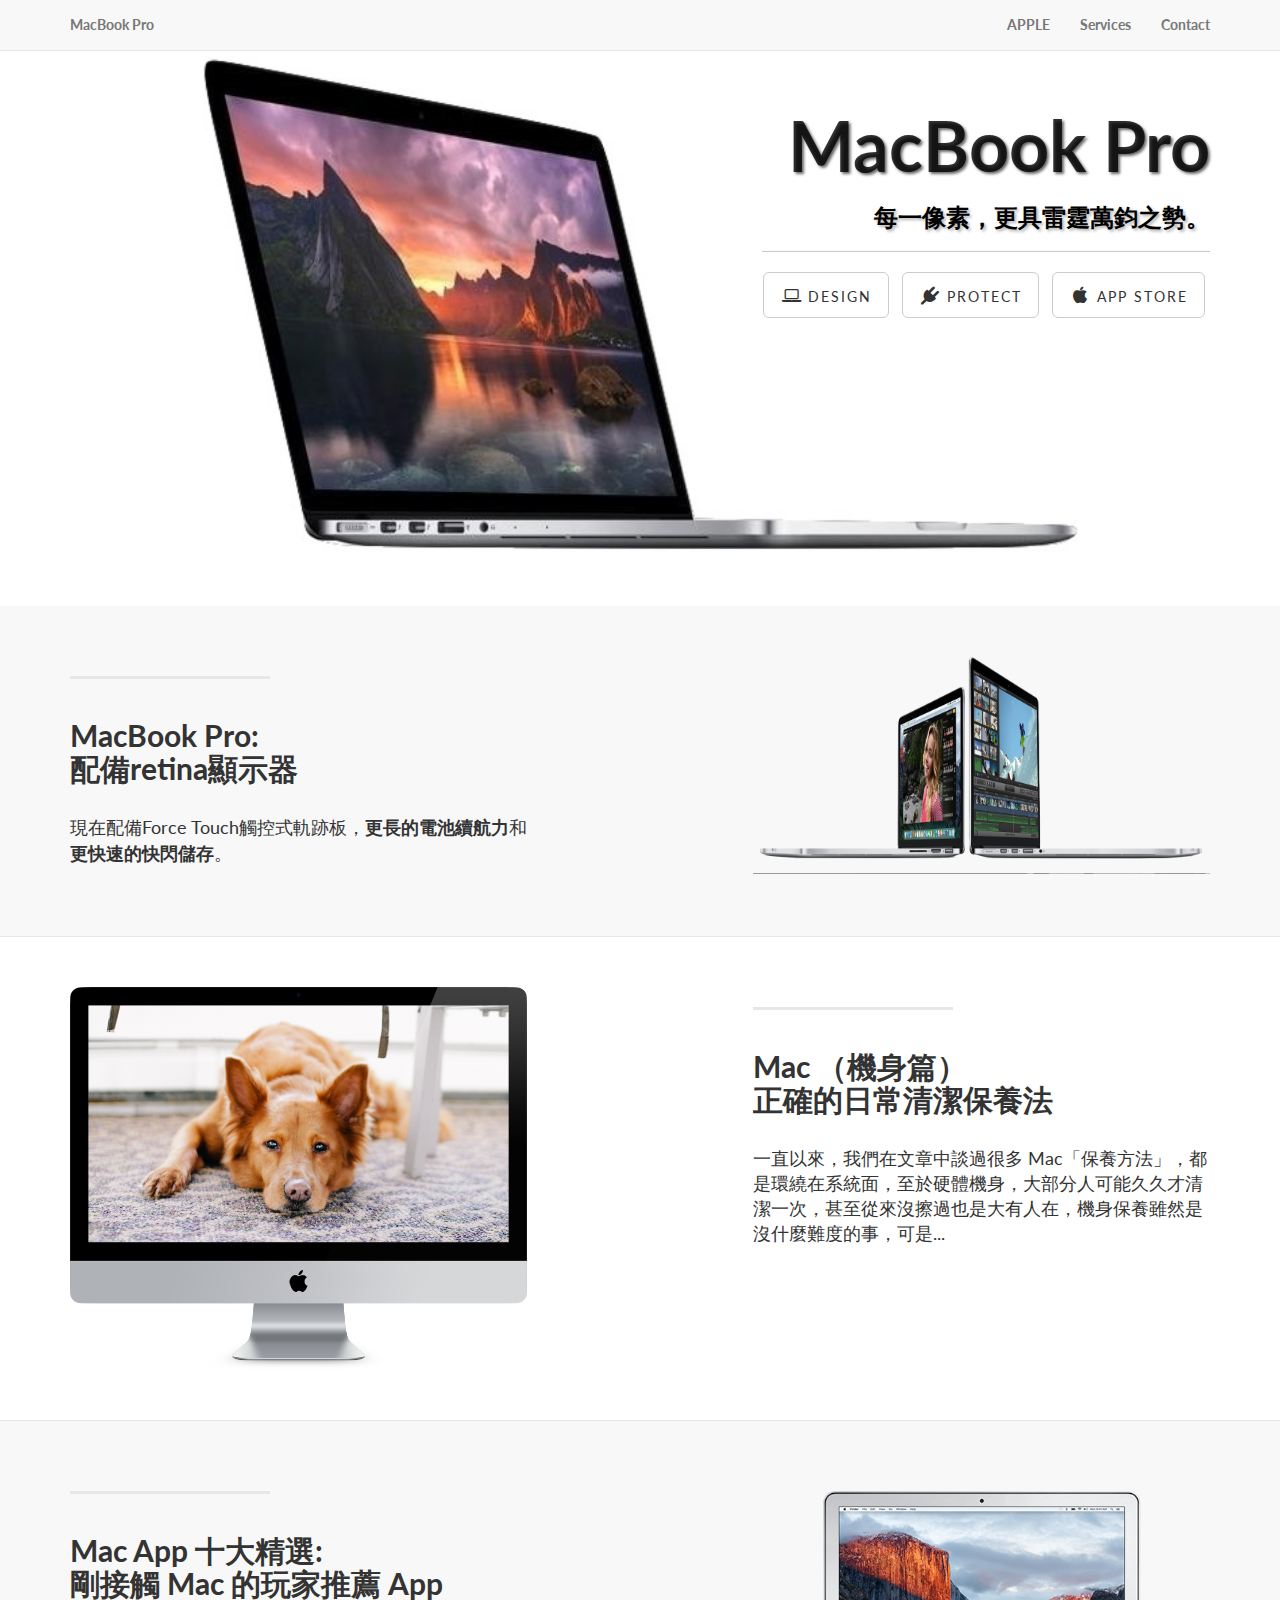
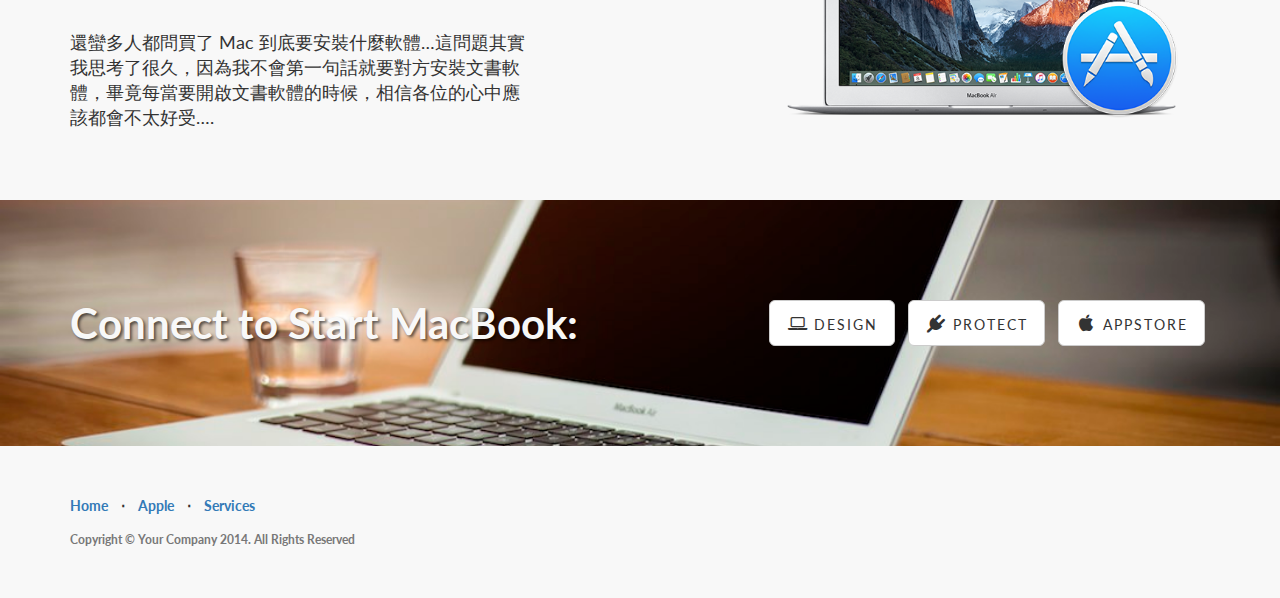
<file: startbootstrap-landing-page-1.0.5/index.html>
<!DOCTYPE html>
<html lang="en">

<head>

    <meta charset="utf-8">
    <meta http-equiv="X-UA-Compatible" content="IE=edge">
    <meta name="viewport" content="width=device-width, initial-scale=1">
    <meta name="description" content="">
    <meta name="author" content="">

    <title>Landing Page - Start Bootstrap Theme</title>

    <!-- Bootstrap Core CSS -->
    <link href="css/bootstrap.min.css" rel="stylesheet">

    <!-- Custom CSS -->
    <link href="css/landing-page.css" rel="stylesheet">

    <!-- Custom Fonts -->
    <link href="font-awesome/css/font-awesome.min.css" rel="stylesheet" type="text/css">
    <link href="http://fonts.googleapis.com/css?family=Lato:300,400,700,300italic,400italic,700italic" rel="stylesheet" type="text/css">

    <!-- HTML5 Shim and Respond.js IE8 support of HTML5 elements and media queries -->
    <!-- WARNING: Respond.js doesn't work if you view the page via file:// -->
    <!--[if lt IE 9]>
        <script src="https://oss.maxcdn.com/libs/html5shiv/3.7.0/html5shiv.js"></script>
        <script src="https://oss.maxcdn.com/libs/respond.js/1.4.2/respond.min.js"></script>
    <![endif]-->

</head>

<body>

    <!-- Navigation -->
    <nav class="navbar navbar-default navbar-fixed-top topnav" role="navigation">
        <div class="container topnav">
            <!-- Brand and toggle get grouped for better mobile display -->
            <div class="navbar-header">
                <button type="button" class="navbar-toggle" data-toggle="collapse" data-target="#bs-example-navbar-collapse-1">
                    <span class="sr-only">Toggle navigation</span>
                    <span class="icon-bar"></span>
                    <span class="icon-bar"></span>
                    <span class="icon-bar"></span>
                </button>
                <a class="navbar-brand topnav" href="#about">MacBook Pro</a>
                
            </div>
            <!-- Collect the nav links, forms, and other content for toggling -->
            <div class="collapse navbar-collapse" id="bs-example-navbar-collapse-1">
                <ul class="nav navbar-nav navbar-right">
                    <li>
                        <a href="http://www.apple.com/tw/">APPLE</a>
                    </li>
                    <li>
                        <a href="#services">Services</a>
                    </li>
                    <li>
                        <a href="#contact">Contact</a>
                    </li>
                </ul>
            </div>
            <!-- /.navbar-collapse -->
        </div>
        <!-- /.container -->
    </nav>


    <!-- Header -->
    <a name="about"></a>
    <div class="intro-header">
        <div class="container">

            <div class="row">
                <div class="col-lg-12">
                    <div class="intro-message">
                        <h1>MacBook Pro</h1>
                        <h3><font color="black">每一像素，更具雷霆萬鈞之勢。</font></h3>
                        <hr align="right" class="intro-divider">
                        <ul class="list-inline intro-social-buttons">
                            <li>
                                <a href="http://www.apple.com/tw/macbook-pro/" class="btn btn-default btn-lg"><i class="fa fa-laptop fa-fw"></i> <span class="network-name">Design</span></a>
                            </li>
                            <li>
                                <a href="http://appleuser.com/category/mac-articles/" class="btn btn-default btn-lg"><i class="fa fa-plug fa-fw"></i> <span class="network-name">Protect</span></a>
                            </li>
                            <li>
                                <a href="http://appleuser.com/category/mac-articles/mac-app/" class="btn btn-default btn-lg"><i class="fa fa-apple fa-fw"></i> <span class="network-name">App Store</span></a>
                            </li>
                        </ul>
                    </div>
                </div>
            </div>

        </div>
        <!-- /.container -->

    </div>
    <!-- /.intro-header -->

    <!-- Page Content -->

	<a  name="services"></a>
    <div class="content-section-a">

        <div class="container">
            <div class="row">
                <div class="col-lg-5 col-sm-6">
                    <hr class="section-heading-spacer">
                    <div class="clearfix"></div>
                    <h2 class="section-heading">MacBook Pro:<br>配備retina顯示器</h2>
                    <p class="lead">現在配備Force Touch觸控式軌跡板，<strong>更長的電池續航力</strong>和<strong>更快速的快閃儲存</strong>。</p>
                </div>
                <div class="col-lg-5 col-lg-offset-2 col-sm-6">
                    <a href="https://www.apple.com/tw/macbook-pro/"><img class="img-responsive" src="img/macbook.png" title="Design" alt=""></a>
                </div>
            </div>

        </div>
        <!-- /.container -->

    </div>
    <!-- /.content-section-a -->

    <div class="content-section-b">

        <div class="container">

            <div class="row">
                <div class="col-lg-5 col-lg-offset-1 col-sm-push-6  col-sm-6">
                    <hr class="section-heading-spacer">
                    <div class="clearfix"></div>
                    <h2 class="section-heading">Mac （機身篇）<br>正確的日常清潔保養法</h2>
                    <p class="lead">一直以來，我們在文章中談過很多 Mac「保養方法」，都是環繞在系統面，至於硬體機身，大部分人可能久久才清潔一次，甚至從來沒擦過也是大有人在，機身保養雖然是沒什麼難度的事，可是...</p>
                </div>
                <div class="col-lg-5 col-sm-pull-6  col-sm-6">
                    <a href="http://appleuser.com/2015/04/07/macclean/"><img class="img-responsive" src="img/dog.png" title="Mac Protect" alt=""></a>
                </div>
            </div>

        </div>
        <!-- /.container -->

    </div>
    <!-- /.content-section-b -->

    <div class="content-section-a">

        <div class="container">

            <div class="row">
                <div class="col-lg-5 col-sm-6">
                    <hr class="section-heading-spacer">
                    <div class="clearfix"></div>
                    <h2 class="section-heading">Mac App 十大精選:<br>剛接觸 Mac 的玩家推薦 App</h2>
                    <p class="lead">還蠻多人都問買了 Mac 到底要安裝什麼軟體…這問題其實我思考了很久，因為我不會第一句話就要對方安裝文書軟體，畢竟每當要開啟文書軟體的時候，相信各位的心中應該都會不太好受….</p>
                </div>
                <div class="col-lg-5 col-lg-offset-2 col-sm-6">
                    <a href="http://appleuser.com/2015/12/31/2016app/"><img class="img-responsive" src="img/mac-app.png" title="Mac App" alt=""></a>
                </div>
            </div>

        </div>
        <!-- /.container -->

    </div>
    <!-- /.content-section-a -->

	<a  name="contact"></a>
    <div class="banner">

        <div class="container">

            <div class="row">
                <div class="col-lg-6">
                    <h2>Connect to Start MacBook:</h2>
                </div>
                <div class="col-lg-6">
                    <ul class="list-inline banner-social-buttons">
                        <li>
                            <a href="http://www.apple.com/tw/macbook-pro/" class="btn btn-default btn-lg"><i class="fa fa-laptop fa-fw"></i> <span class="network-name">Design</span></a>
                        </li>
                        <li>
                            <a href="http://appleuser.com/category/mac-articles/" class="btn btn-default btn-lg"><i class="fa fa-plug fa-fw"></i> <span class="network-name">Protect</span></a>
                        </li>
                        <li>
                            <a href="http://appleuser.com/category/mac-articles/mac-app/" class="btn btn-default btn-lg"><i class="fa fa-apple fa-fw"></i> <span class="network-name">AppStore</span></a>
                        </li>
                    </ul>
                </div>
            </div>

        </div>
        <!-- /.container -->

    </div>
    <!-- /.banner -->

    <!-- Footer -->
    <footer>
        <div class="container">
            <div class="row">
                <div class="col-lg-12">
                    <ul class="list-inline">
                        <li>
                            <a href="#">Home</a>
                        </li>
                        <li class="footer-menu-divider">&sdot;</li>
                        <li>
                            <a href="http://www.apple.com/">Apple</a>
                        </li>
                        <li class="footer-menu-divider">&sdot;</li>
                        <li>
                            <a href="#services">Services</a>
                        </li>
                        <li class="footer-menu-divider"></li>
                       
                    </ul>
                    <p class="copyright text-muted small">Copyright &copy; Your Company 2014. All Rights Reserved</p>
                </div>
            </div>
        </div>
    </footer>

    <!-- jQuery -->
    <script src="js/jquery.js"></script>

    <!-- Bootstrap Core JavaScript -->
    <script src="js/bootstrap.min.js"></script>

</body>

</html>
</file>
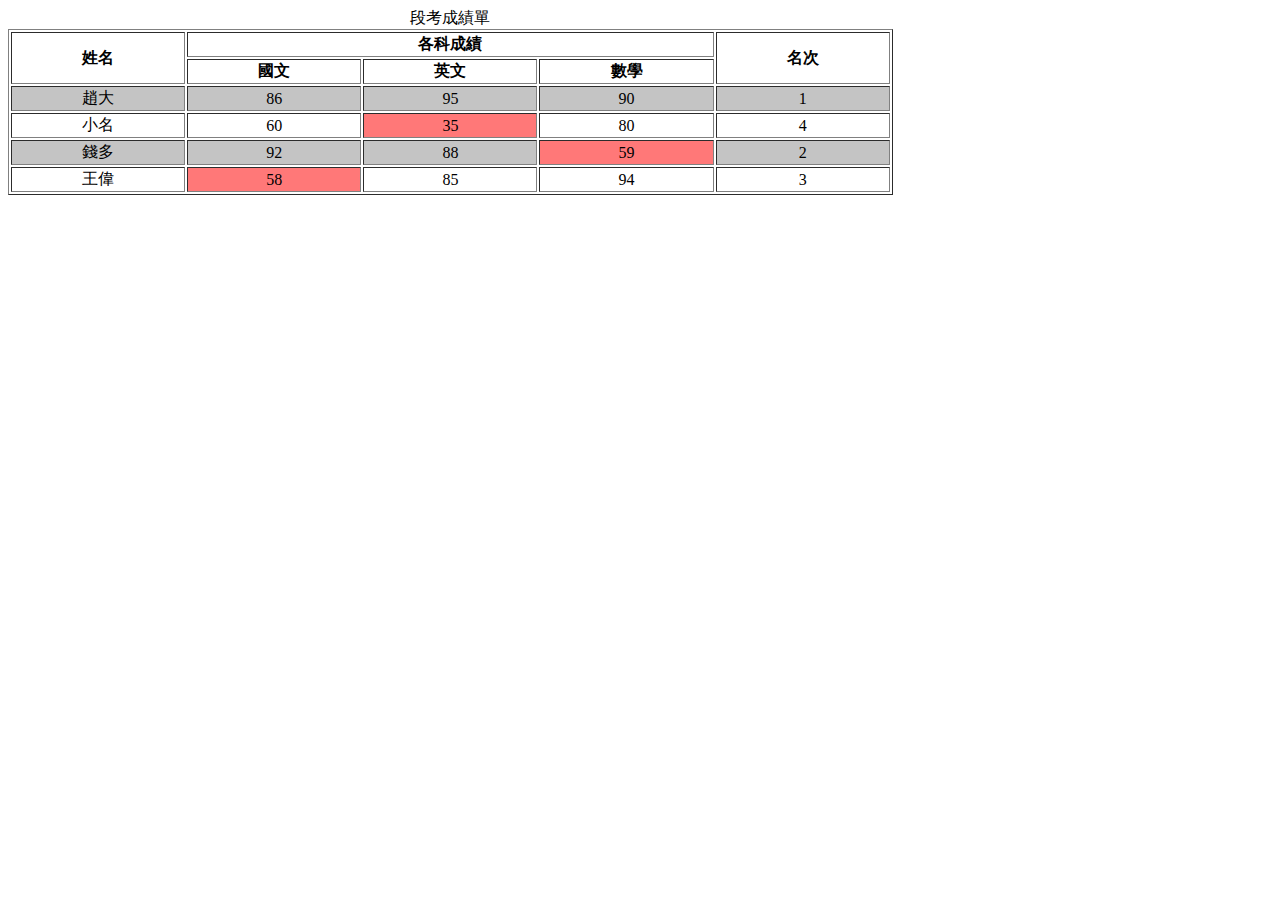
<file: Grade.html>
<html>

<head>
    <meta charset="UTF-8">
    <title>Table Lab</title>
</head>
<body>
    <table border="1" width="70%">
        <CAPTION>段考成績單</CAPTION>
        <TR><TH ROWSPAN=2>姓名<TH COLSPAN=3>各科成績<TH ROWSPAN=2>名次</TR>
        <TR><TH>國文</TH><TH>英文</TH><TH>數學</TH></TR>
        <TR align="center" bgcolor="#C4C4C4"><TD>趙大</TD><TD>86</TD><TD>95</TD><TD>90</TD><TD>1</TD></TR>
        <TR align="center"><TD>小名</TD><TD>60</TD><TD bgcolor="#FF7878">35</TD><TD>80</TD><TD>4</TD></TR>
        <TR align="center" bgcolor="#C4C4C4"><TD>錢多</TD><TD>92</TD><TD>88</TD><TD bgcolor="#FF7878">59</TD><TD>2</TD></TR>
        <TR align="center"><TD>王偉</TD><TD bgcolor="#FF7878">58</TD><TD>85</TD><TD>94</TD><TD>3</TD></TR>
    </table>
</body>
</html>
</file>
<file: startbootstrap-landing-page-1.0.5/css/landing-page.css>
/*!
 * Start Bootstrap - Landing Page Bootstrap Theme (http://startbootstrap.com)
 * Code licensed under the Apache License v2.0.
 * For details, see http://www.apache.org/licenses/LICENSE-2.0.
 */

body,
html {
    width: 100%;
    height: 100%;
}

body,
h1,
h2,
h3,
h4,
h5,
h6 {
    font-family: "Lato","Helvetica Neue",Helvetica,Arial,sans-serif;
    font-weight: 700;
}

.topnav {
    font-size: 14px; 
}

.lead {
    font-size: 18px;
    font-weight: 400;
}

.intro-header {
    padding-top: 50px; /* If you're making other pages, make sure there is 50px of padding to make sure the navbar doesn't overlap content! */
    padding-bottom: 50px;
    text-align: right;
    color: #f8f8f8;
    background: url(../img/head1.jpg) no-repeat center center;
    background-size: 75%;
}

.intro-message {
    position: relative;
    padding-top: 5%;
    padding-bottom: 20%;
}

.intro-message > h1 {
    margin:0;
    text-shadow: 2px 2px 3px rgba(0,0,0,0.6);
    font-size: 5em;
    color: rgba(0, 0, 0, 0.8);
}

.intro-divider {
    width: 32em;
    border-top: 1px solid #f8f8f8;
    border-bottom: 1px solid rgba(0,0,0,0.2);
}

.intro-message > h3 {
    text-shadow: 2px 2px 3px rgba(0,0,0,0.3);
}

@media(max-width:767px) {
    .intro-message {
        padding-bottom: 15%;
    }

    .intro-message > h1 {
        font-size: 3em;
    }

    ul.intro-social-buttons > li {
        display: block;
        margin-bottom: 20px;
        padding: 0;
    }

    ul.intro-social-buttons > li:last-child {
        margin-bottom: 0;
    }

    .intro-divider {
        width: 100%;
    }
}

.network-name {
    text-transform: uppercase;
    font-size: 14px;
    font-weight: 400;
    letter-spacing: 2px;
}

.content-section-a {
    padding: 50px 0;
    background-color: #f8f8f8;
}

.content-section-b {
    padding: 50px 0;
    border-top: 1px solid #e7e7e7;
    border-bottom: 1px solid #e7e7e7;
}

.section-heading {
    margin-bottom: 30px;
}

.section-heading-spacer {
    float: left;
    width: 200px;
    border-top: 3px solid #e7e7e7;
}

.banner {
    padding: 100px 0;
    color: #f8f8f8;
    background: url(../img/foot.jpg) no-repeat center center;
    background-size: cover;
}

.banner h2 {
    margin: 0;
    text-shadow: 2px 2px 3px rgba(0,0,0,0.6);
    font-size: 3em;
}

.banner ul {
    margin-bottom: 0;
}

.banner-social-buttons {
    float: right;
    margin-top: 0;
}

@media(max-width:1199px) {
    ul.banner-social-buttons {
        float: left;
        margin-top: 15px;
    }
}

@media(max-width:767px) {
    .banner h2 {
        margin: 0;
        text-shadow: 2px 2px 3px rgba(0,0,0,0.6);
        font-size: 3em;
    }

    ul.banner-social-buttons > li {
        display: block;
        margin-bottom: 20px;
        padding: 0;
    }

    ul.banner-social-buttons > li:last-child {
        margin-bottom: 0;
    }
}

footer {
    padding: 50px 0;
    background-color: #f8f8f8;
}

p.copyright {
    margin: 15px 0 0;
}
</file>
